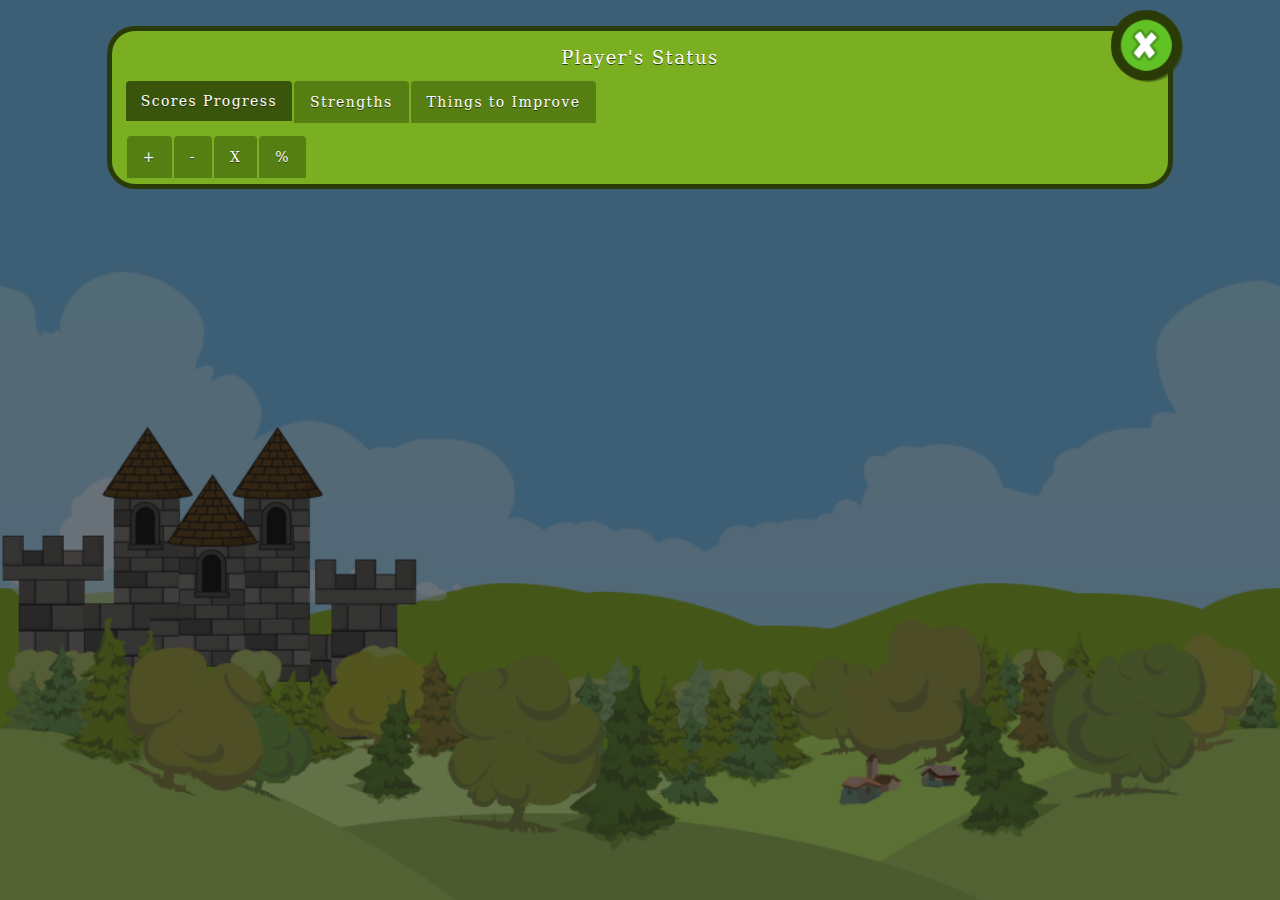
<file: analytics-page.html>
<!DOCTYPE html>
<html lang="en">
<head>
    <meta charset="utf-8">
    <meta http-equiv="X-UA-Compatible" content="IE=edge">
    <meta name="viewport" content="width=device-width,height=device-height, initial-scale=1">
    <meta name="description" content="">
    <meta name="author" content="">
	<title>Alamath - Arithmetic Game</title>

	<link rel="stylesheet" href="css/bootstrap.min.css">
	<link rel="stylesheet" href="css/bootstrap-theme.min.css">
	<link rel="stylesheet" href="css/style-custom.css">
	<link rel="stylesheet" href="css/analytics-page.css">
</head>
<body>
	<!-- AUDIO =================================================================================================================================================================================================== -->
	<audio controls autoplay loop  style="display:none;" ><source src="audio/1.mp3" type="audio/mp3"></audio>	
	<!-- END AUDIO =================================================================================================================================================================================================== -->

	<!--main cointainer START -->
	<div class="mainCointainer col-lg-10 col-md-10 col-sm-10 col-xs-10 col-lg-offset-1 col-md-offset-1 col-sm-offset-1 col-xs-offset-1">
		<img src="img/png/btn-x.png" alt="" class="btn_close btn-back-to-main-menu btn" />
			<center><h4 class="title">Player's Status</h4></center>
			<ul id="myTab1"  class="nav nav-tabs">
				<li class="active" >
					<a href="#progressTab" data-toggle="tab" id="btnProgressTab">
					Scores Progress
					</a>
				</li>
				<li>
					<a href="#strengthsTab" data-toggle="tab" id="btnStrengthsTab" >
					Strengths
					</a>
				</li>
				<li>
					<a href="#thingsToImproveTab" data-toggle="tab" id="btnThingsToImprove" >
					Things to Improve
					</a>
				</li>
			</ul>
			
			<div id="myTabContent1" class="tab-content">
			   <div class="tab-pane fade in active" id="progressTab">
				<div class="col-lg-12 col-md-12 col-sm-12 col-xs-12">
					<div style="width:100% margin:0 auto;overflow:visible" >
						<!-- 2nd tab menu START -->
						<ul id="myTab2"  class="nav nav-tabs">
							<li class="" >
								<a href="#progressTab" data-toggle="tab" class="btnProgressAddtion btnBarChart">
								+
								</a>
							</li>
							<li>
								<a href="#progressTab" data-toggle="tab" class="btnProgressSubstraction btnBarChart">
								-
								</a>
							</li>
							<li>
								<a href="#progressTab" data-toggle="tab" class="btnProgressMultiplication btnBarChart">
								X
								</a>
							</li>
							<li>
								<a href="#progressTab" data-toggle="tab" class="btnProgressDivision btnBarChart">
								%
								</a>
							</li>
							<!--
							<li>
								<a href="#progressTab" data-toggle="tab" class="btnProgressAll">
								All
								</a>
							</li>
							-->
						</ul>
						<!-- 2nd tab menu END -->
						
						<div id="myTabContent2" class="tab-content">
							<div class="tab-pane fade in active" id="progressTab">
								<div class="col-lg-12 col-md-12 col-sm-12 col-xs-12"  style="border:thin solid #2e450a;margin:.2em;overflow:auto;background:#39550c;">
									<p>Scores in <span class="txtSubject">Addition</span></p>
									<p class="txtBarError">asd</p>
									<canvas id="canvasBarChart" height="300" width="1000" style="margin-left:-10px;"></canvas>
								</div>
							</div>
							
						</div>
					
					</div>
				</div>
			   </div>
					   
			   <div class="tab-pane fade" id="strengthsTab">
					<div class="col-lg-12 col-md-12 col-sm-12 col-xs-12">
						
						<center>
						<div id="canvas-holder" style="margin:1em;background:#39550c;padding:.5em">
							<center><h4>Your Strengths</h4>
							<h2><span class="txtNoStrengths"></span></h2></center>
							<canvas id="chart-area-strengths" width="150" height="150"/>
						</div>
						<div class="col-lg-12 col-md-12 col-sm-12 col-xs-12">
							<!--addition START-->
							<div class="col-lg-3 col-md-3 col-sm-3 col-xs-3" style="background:#39550c;padding:.5em">
								
								<div class="col-lg-12 col-md-12 col-sm-12 col-xs-12" style="background:#F7464A;min-height:1em;border:thin solid #cc2c30">Addition</div>
								<div class="col-lg-12 col-md-12 col-sm-12 col-xs-12" style="border-top:thin solid #1a2305;"></div>
								<div class="col-lg-12 col-md-12 col-sm-12 col-xs-12">Points: <span class="txtLocalCorrectAnswerAddition"></span></div>
								
								
								
							</div><!--addition END-->
							
							<!--substraction START-->
							<div class="col-lg-3 col-md-3 col-sm-3 col-xs-3" style="background:#39550c;padding:.5em">
								
								<div class="col-lg-12 col-md-12 col-sm-12 col-xs-12" style="background:#2d7dec;min-height:1em;border:thin solid #49a5c0">Substraction</div>
								<div class="col-lg-12 col-md-12 col-sm-12 col-xs-12" style="border-top:thin solid #1a2305;"></div>
								<div class="col-lg-12 col-md-12 col-sm-12 col-xs-12">Points: <span class="txtLocalCorrectAnswerSubtraction"></span></div>
								
								
								
							</div><!--substraction END-->
							
							<!--multiplication START-->
							<div class="col-lg-3 col-md-3 col-sm-3 col-xs-3" style="background:#39550c;padding:.5em">
								
								<div class="col-lg-12 col-md-12 col-sm-12 col-xs-12" style="background:#358435;min-height:1em;border:thin solid #358435">Multiplication</div>
								<div class="col-lg-12 col-md-12 col-sm-12 col-xs-12" style="border-top:thin solid #1a2305;"></div>
								<div class="col-lg-12 col-md-12 col-sm-12 col-xs-12">Points: <span class="txtLocalCorrectAnswerMultiplication"></span></div>
								
								
								
							</div><!--multiplication END-->
							<!--Division START-->
							<div class="col-lg-3 col-md-3 col-sm-3 col-xs-3" style="background:#39550c;padding:.5em">
								
								<div class="col-lg-12 col-md-12 col-sm-12 col-xs-12" style="background:#e38c12;min-height:1em;border:thin solid #f6a531">Division</div>
								<div class="col-lg-12 col-md-12 col-sm-12 col-xs-12" style="border-top:thin solid #1a2305;"></div>
								<div class="col-lg-12 col-md-12 col-sm-12 col-xs-12">Points: <span class="txtLocalCorrectAnswerDivision"></span></div>
								
								
								
							</div><!--Division END-->
							
							
						</div>
						</center>
					</div>
				</div>
				
			   <div class="tab-pane fade" id="thingsToImproveTab">
					<div class="col-lg-12 col-md-12 col-sm-12 col-xs-12">
						
						<div id="canvas-holder" style="margin:1em;background:#39550c;padding:.5em">
							<center><h4>Things to Improve</h4>
							<h2><span class="txtNoThingsToImprove"></span></h2></center>
							<center><canvas id="chart-area-things-to-improve" width="150" height="150"/></center>
						</div>
						<div class="col-lg-12 col-md-12 col-sm-12 col-xs-12">
							<!--addition START-->
							<div class="col-lg-3 col-md-3 col-sm-3 col-xs-3" style="background:#39550c;padding:.5em">
								
								<div class="col-lg-12 col-md-12 col-sm-12 col-xs-12" style="background:#F7464A;min-height:1em;border:thin solid #cc2c30">Addition</div>
								<div class="col-lg-12 col-md-12 col-sm-12 col-xs-12" style="border-top:thin solid #1a2305;"></div>
								<div class="col-lg-12 col-md-12 col-sm-12 col-xs-12">Points: <span class="txtLocalWrongAnswerAddition"></span></div>
								
								
								
							</div><!--addition END-->
							
							<!--substraction START-->
							<div class="col-lg-3 col-md-3 col-sm-3 col-xs-3" style="background:#39550c;padding:.5em">
								
								<div class="col-lg-12 col-md-12 col-sm-12 col-xs-12" style="background:#2d7dec;min-height:1em;border:thin solid #49a5c0">Substraction</div>
								<div class="col-lg-12 col-md-12 col-sm-12 col-xs-12" style="border-top:thin solid #1a2305;"></div>
								<div class="col-lg-12 col-md-12 col-sm-12 col-xs-12">Points: <span class="txtLocalWrongAnswerSubtraction"></span></div>
								
								
								
							</div><!--substraction END-->
							
							<!--multiplication START-->
							<div class="col-lg-3 col-md-3 col-sm-3 col-xs-3" style="background:#39550c;padding:.5em">
								
								<div class="col-lg-12 col-md-12 col-sm-12 col-xs-12" style="background:#358435;min-height:1em;border:thin solid #358435">Multiplication</div>
								<div class="col-lg-12 col-md-12 col-sm-12 col-xs-12" style="border-top:thin solid #1a2305;"></div>
								<div class="col-lg-12 col-md-12 col-sm-12 col-xs-12">Points: <span class="txtLocalWrongAnswerMultiplication"></span></div>
								
								
								
							</div><!--multiplication END-->
							<!--Division START-->
							<div class="col-lg-3 col-md-3 col-sm-3 col-xs-3" style="background:#39550c;padding:.5em">
								
								<div class="col-lg-12 col-md-12 col-sm-12 col-xs-12" style="background:#e38c12;min-height:1em;border:thin solid #f6a531">Division</div>
								<div class="col-lg-12 col-md-12 col-sm-12 col-xs-12" style="border-top:thin solid #1a2305;"></div>
								<div class="col-lg-12 col-md-12 col-sm-12 col-xs-12">Points: <span class="txtLocalWrongAnswerDivision"></span></div>
								
								
								
							</div><!--Division END-->
							
							
						</div>
						
					</div>
				</div>
			</div>
	</div><!--main cointainer END -->



	<script src="js/jquery.min.js"></script>
	<script src="js/bootstrap.min.js"></script>
	<script src="js/jq-custom-animations.js"></script>
	<script src="js/jquery.transit.js"></script>
	<script src="js/Chart.js"></script>
	<script src="js/analytics.js"></script>

	</body>
	
	
	
</html>
</file>
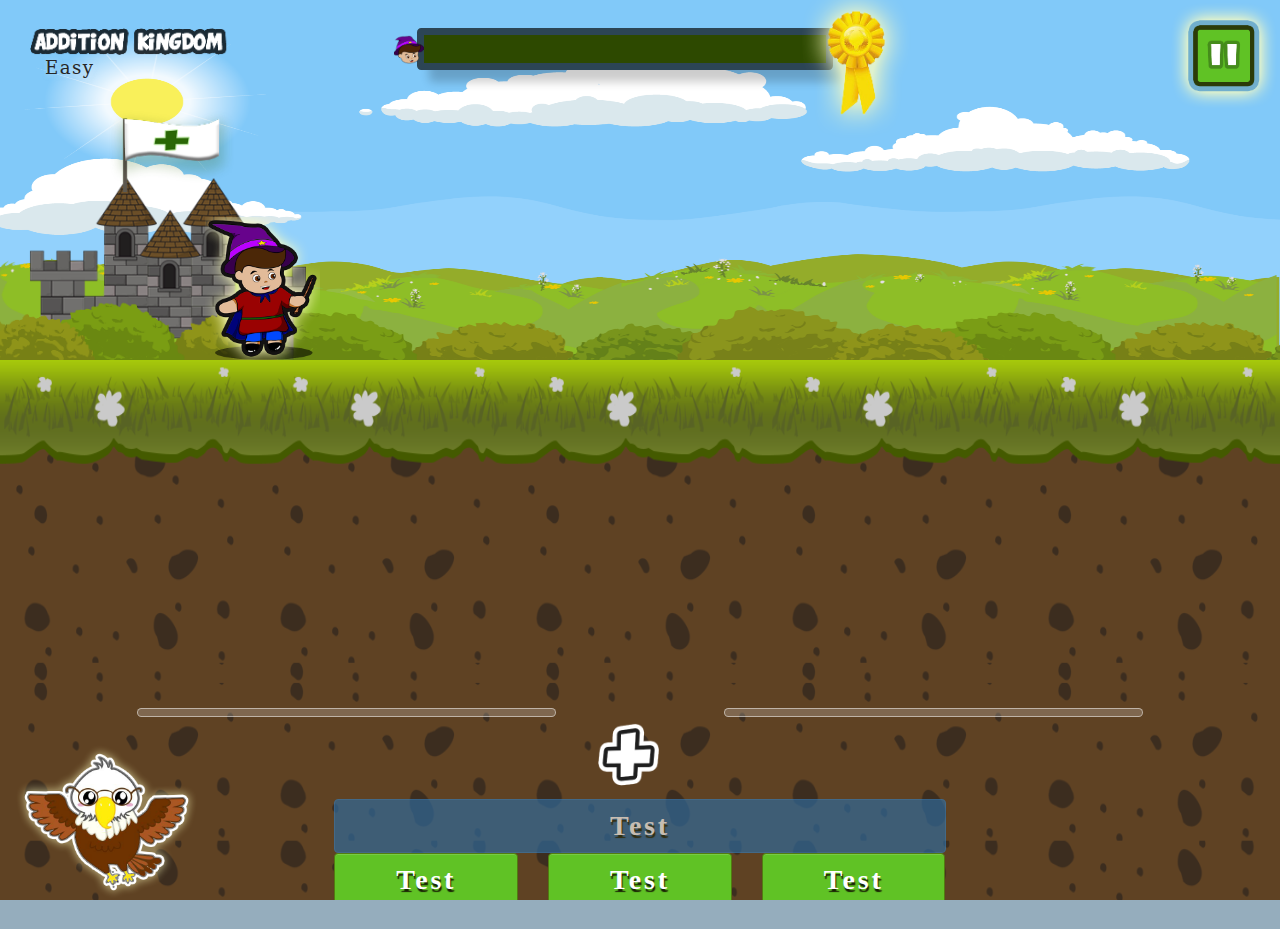
<file: main-game-page.html>
<!DOCTYPE html>
<html lang="en">

<head>

    <meta charset="utf-8">
    <meta http-equiv="X-UA-Compatible" content="IE=edge">
     <meta name="viewport" content="width=device-width,height=device-height, initial-scale=1">
    <meta name="description" content="">
    <meta name="author" content="">

    <title>Alamath - Arithmetic Game</title>

	<link rel="stylesheet" href="css/bootstrap.min.css">
	<link rel="stylesheet" href="css/bootstrap-theme.min.css">
	<link rel="stylesheet" href="css/style-custom.css">
	<link rel="stylesheet" href="css/animation-custom.css">
	<link rel="stylesheet" href="css/main-game.css">
	
</head>
	

<body class="" style="position:relative">
<!-- AUDIO =================================================================================================================================================================================================== -->
	<audio controls autoplay loop  style="display:none;" ><source src="audio/2.mp3" type="audio/mp3"></audio>	
<!-- END AUDIO =================================================================================================================================================================================================== -->
	
	<div class="leftWindow"></div>
	<div class="rightWindow"></div>
	
	
	
     <div id="wrapper" style="">
	 
	<!-- mentor IGAN the Eagle START -->
	<div style="position:absolute;background:none;bottom:0;left:0;z-index:99999;" class="col-lg-2 col-md-3 col-sm-3 col-xs-3 ">
		<img src="img/png/char-mentor.png" alt="" class="imgCharMentor img-thumbnail noBG col-lg-12" style="border:0;position:relative;bottom:0;"  />
		<div class="praisePlayerDiv">
			<div class="txtPraisePlayer">Good Job!</div>
			<img src="img/png/pointer-test.png" alt=""  style="position:absolute;bottom:-5px;left:-5px;width:15%" />
			
			<div class="imgCorrectWrongContainer">
				<img class="imgCorrectWrong img-thumbnail noBG borderless" src="img/png/correct.png" alt="" />
			</div>
		</div>
	</div><!-- mentor IGAN the Eagle END -->
	
		<div id="main-platform" style="">
			<img src="img/png/castle/castle-addition.png" class="selectedCastle img-thumbnail noBG borderless" width="25%" alt="" style="position:absolute;bottom:0;left:-1em;"/>
			
			<div class="col-lg-12 col-md-12 col-sm-12 col-xs-12">
				<div class="col-lg-4 col-md-4 col-sm-4 col-xs-4"  style="position:fixed:left:2em;top:2em;">
					
					<img src="img/png/castle/txt-addition.png" class="selectedCastleTxt img-thumbnail noBG borderless col-lg-8 col-md-8 col-sm-10 col-xs-10" alt="" />
					<span class="selectedLevelTxt col-xs-12">Easy</span>
				</div>
				
				<div style="" class="progressBarDivContainer row col-lg-4 col-md-4 col-sm-4 col-xs-4">
					<div style="" class="progressBarDiv" > 
						<div class="playerHead"><img src="img/png/player-head-m.png"  alt=""class="playerHeadContainer" /></div>
					</div>
					<div class="progressBarMedalContainer">
						<div><img src="img/png/progress-medal.png"  alt="" class="progressBarMedal" height=".5%" /></div>
					</div>
				</div>

				
				<div class="col-lg-4 col-md-4 col-sm-4 col-xs-4 btnAnimate" style="position:absolute:top:10px;right:10px;">
					<img  src="img/png/btn-pause.png" class="btn-pause img-thumbnail noBG borderless col-lg-6 col-md-6 col-sm-6 col-xs-10" alt="" style="position:fixed;top:0;right:0;width:8em;z-index:999999" />
				</div>
			</div>
			
			<div id="main-char"></div>
			<div id="enemyRespawn"></div>
		</div>
        
		
		<div id="main-question" >
			<div class="mainQuestionContainer col-lg-10 col-md-12 col-sm-12 col-xs-12 col-lg-offset-1 col-md-offset-0 col-sm-offset-0 col-xs-offset-0" >
				<div class="col-lg-12 col-md-12 col-sm-12 col-xs-12" >
					<div class="imageOnLeft col-lg-5 col-md-5 col-sm-5 col-xs-5" ></div>
					<div class="col-lg-2 col-md-2 col-sm-2 col-xs-2">
						<img  src="img/png/operators/operation-plus.png" class="operatorToUse paddingThin img-thumbnail noBG borderless col-lg-8 col-md-8 col-sm-8 col-xs-8 col-lg-offset-1 col-md-offset-1 col-sm-offset-2 col-xs-offset-2" alt="" />	
					</div>
					<div class="imageOnRight col-lg-5 col-md-5 col-sm-5 col-xs-5"></div>
				
					<div class=" col-lg-8 col-md-8 col-sm-8 col-xs-8 col-lg-offset-2 col-md-offset-2 col-sm-offset-2 col-xs-offset-2 ">
						<div class="col-lg-12 col-md-12 col-sm-12 col-xs-12">
							<input  id="question" type="button" value="Test" class="btn btn-primary  col-lg-12 col-md-12 col-sm-12 col-xs-12" disabled/>
						</div>
						<div class="col-lg-4 col-md-4 col-sm-4 col-xs-4">
							<input id="choice1" type="button" value="Test" class="btn-choice btn btn-default col-lg-12 col-md-12 col-sm-12 col-xs-12" />
						</div>
						<div class="col-lg-4 col-md-4 col-sm-4 col-xs-4">
							<input id="choice2" type="button" value="Test" class="btn-choice btn btn-default col-lg-12 col-md-12 col-sm-12 col-xs-12" />
						</div>
						<div class="col-lg-4 col-md-4 col-sm-4 col-xs-4">
							<input id="choice3" type="button" value="Test" class="btn-choice btn btn-default col-lg-12 col-md-12 col-sm-12 col-xs-12" />
						</div>
						<input type="text" name="" id="correct" style="display:none" />
					</div>
				</div>
			</div>
		</div>
    </div><!-- /#wrapper -->
   
	
	<!-- ======= gameOverAllModal START ====== -->
	<div id="gameOverAllModal" class="modal fade specialModalContainer" style="z-index:999999" data-backdrop="static">
		<div class="modal-dialog" >
			<div class="modal-content" >
				<div class="modal-header">
					<center><h1 class="modal-title endModalTitle">Game Over</h1></center>
				</div>
				<div class="modal-body">
					<center>
						<h3><span class="txtPointsRank"></span></h3>
						<h3> <span class="txtLocalUsername"></span></h3>
						<h3>Your Score: <span class="txtCorrectAnswerPoints"></span></h3>
						<h3>You gained <span class="txtNoOfStars"></span>!</h3>
						
						<div class="scoreStarContainer row col-lg-6 col-md-6 col-sm-6 col-xs-6 col-lg-offset-3 col-md-offset-3 col-sm-offset-3 col-xs-offset-3">	
						</div>
					<center>
				</div>
				<div class="modal-footer">
					<a href="main-game-page.html"><button type="button" class="btn btn-default col-lg-12 col-md-12 col-sm-12 col-xs-12">Play Again</button></a>
					<a href="index.html"><button type="button" class="btn btn-default col-lg-12 col-md-12 col-sm-12 col-xs-12">Main Menu</button></a>
				</div>
			</div>
		</div>	
		</div>
		</div>
	</div><!-- ======= gameOverAllModal END ====== -->
	
	
	
	<!-- ======= pauseModal START ====== -->
	<div id="pauseModal" class="modal fade specialModalContainer" style="z-index:999999;" data-backdrop="static">
	
		<div class="modal-dialog" style="margin-top:10" >
			<div class="modal-content" >
				<div class="modal-header">
					<center><h1 class="modal-title endModalTitle">Game Paused</h1></center>
					</div>
				<div class="modal-body">
					<button type="button" class="btn-resume btn btn-default col-lg-12 col-md-12 col-sm-12 col-xs-12">Resume</button>
					<a href="main-game-page.html"><button type="button" class="btn btn-default col-lg-12 col-md-12 col-sm-12 col-xs-12">Play Again</button></a>
					<a href="index.html"><button type="button" class="btn btn-default col-lg-12 col-md-12 col-sm-12 col-xs-12">Main Menu</button></a>
				
					
				</div>
				<div class="modal-footer">
					</div>
			</div>
		</div>
	</div><!-- ======= /pauseModal END ====== -->
	
	<script src="js/jquery.min.js"></script>
	<script src="js/bootstrap.min.js"></script>
	<script src="js/quizzes/quizArray-addition.js"></script>
	<script src="js/quizzes/quizArray-subtraction.js"></script>
	<script src="js/quizzes/quizArray-multiplication.js"></script>
	<script src="js/quizzes/quizArray-division.js"></script>
	<script src="js/jq-custom.js"></script>
	<script src="js/jq-custom-animations.js"></script>
	<script src="js/jquery.transit.js"></script>
	<script src="js/velocity.js"></script>
	<script src="js/velocity.ui.min.js"></script>
	<script src="js/main-game.js"></script>

</body>

</html>
</file>
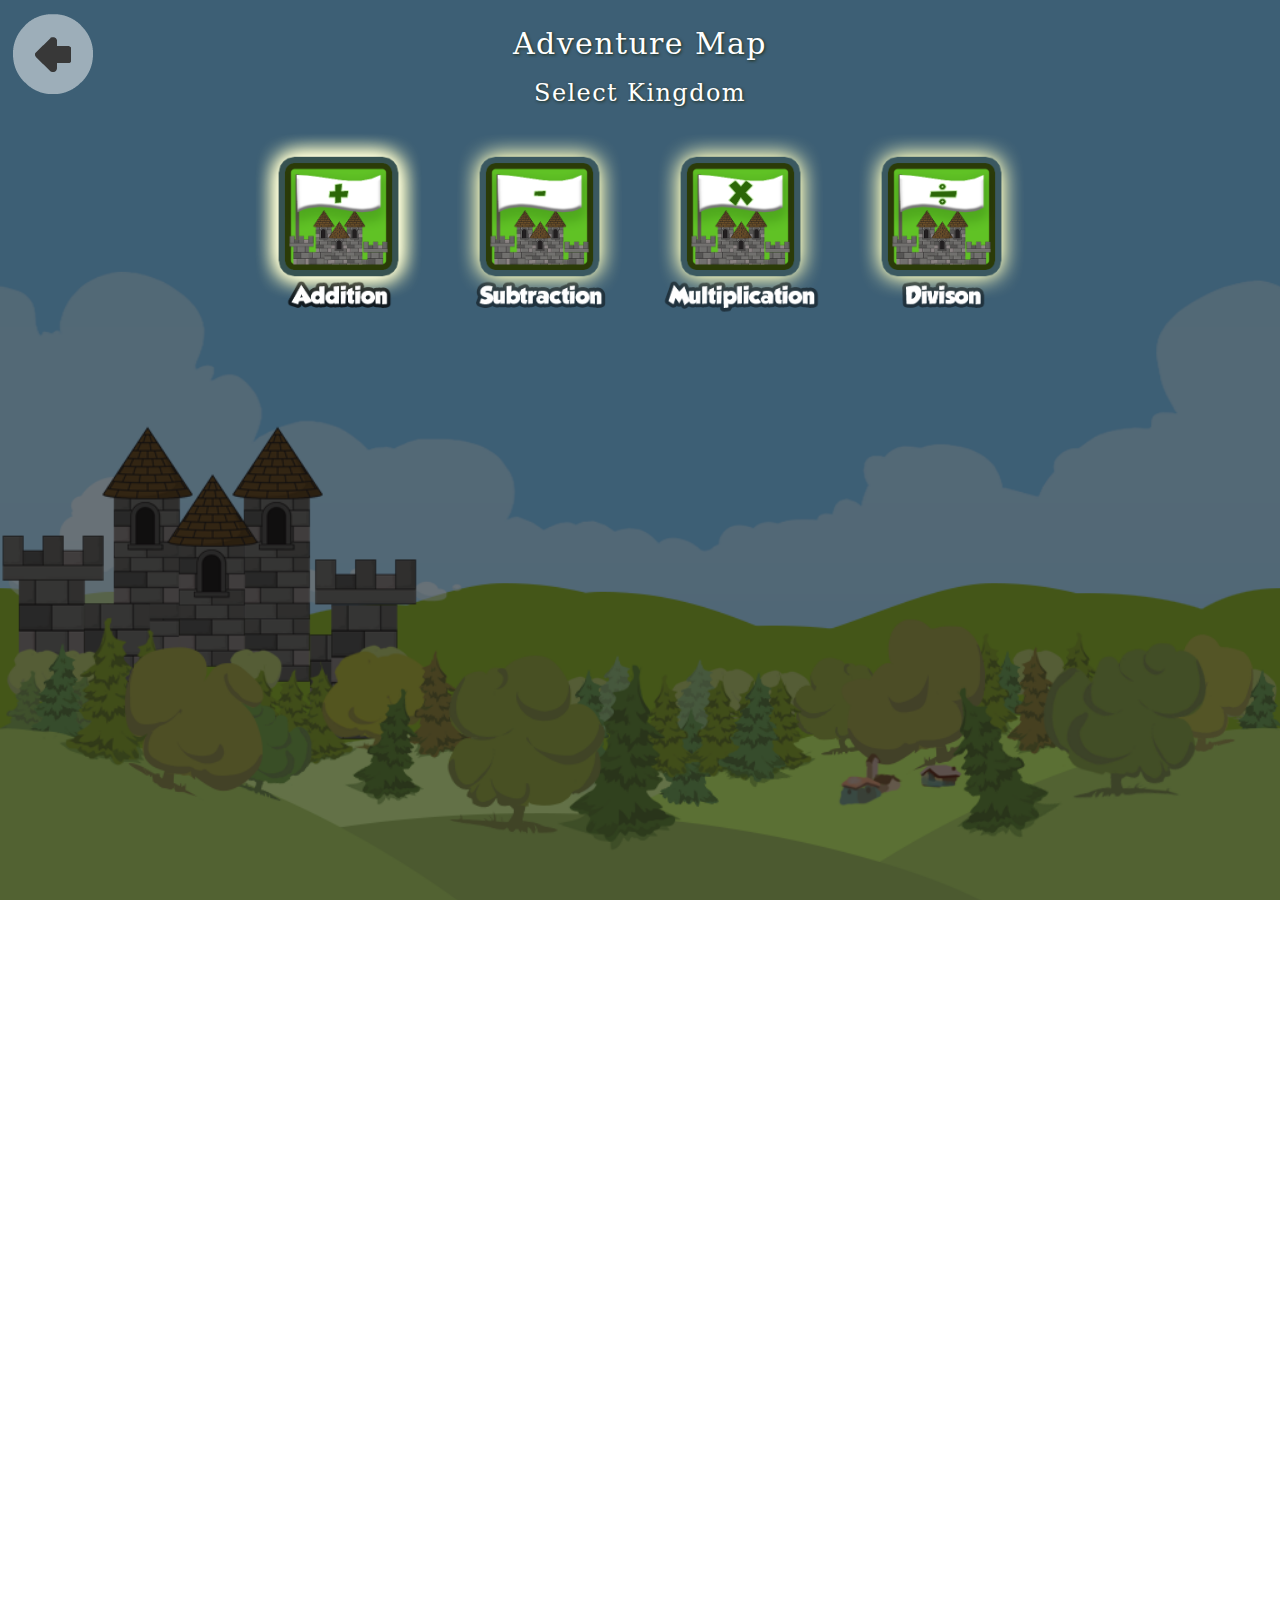
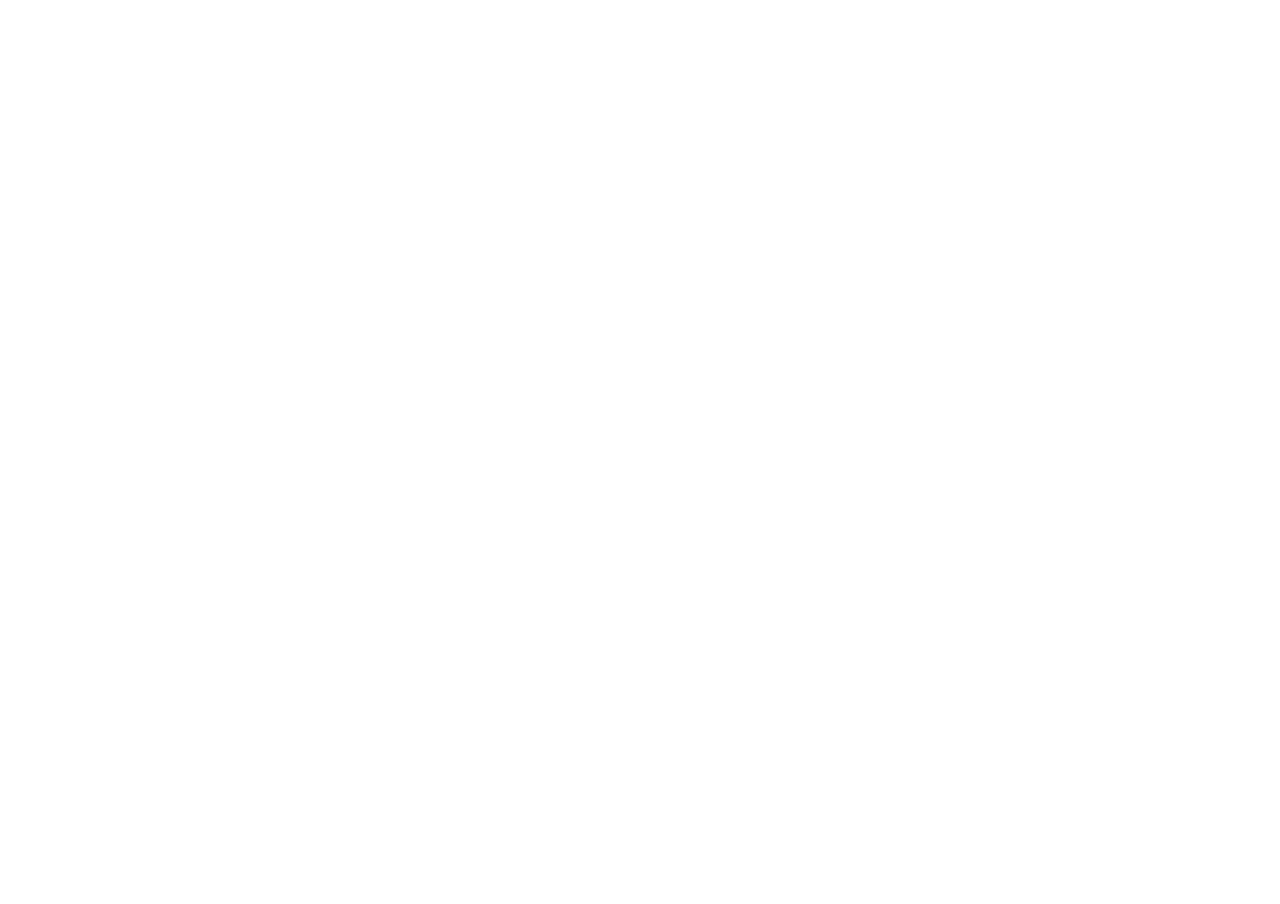
<file: main-map.html>
<!DOCTYPE html>
<html lang="en">

<head>

    <meta charset="utf-8">
    <meta http-equiv="X-UA-Compatible" content="IE=edge">
     <meta name="viewport" content="width=device-width,height=device-height, initial-scale=1">
    <meta name="description" content="">
    <meta name="author" content="">

    <title>Alamath - Arithmetic Game</title>

	<link rel="stylesheet" href="css/bootstrap.min.css">
	<link rel="stylesheet" href="css/bootstrap-theme.min.css">
	<link rel="stylesheet" href="css/style-custom.css">
	<link rel="stylesheet" href="css/main-map.css">

	
</head>

<body>
	<!-- AUDIO =================================================================================================================================================================================================== 	-->
		<audio controls autoplay loop  style="display:none;" ><source src="audio/1.mp3" type="audio/mp3"></audio>	
	<!-- END AUDIO =================================================================================================================================================================================================== -->
		
	<div class="darkBg"></div>
	<div id="wrapper" >
		<img src="img/png/btn-to-left.png" alt="" style="position:absolute;top:0;left:0;z-index:999999" class="btn btn-back-to-main-menu" />
		<div class="col-lg-12 col-md-12 col-sm-12 col-xs-12">
			<div class="col-lg-8 col-md-8 col-sm-8 col-xs-8 col-lg-offset-2 col-md-offset-2 col-sm-offset-2 col-xs-offset-2">
				<center style="color:#fff">
				<h2>Adventure Map</h2>
				<h3>Select Kingdom</h3>
				</center>
				<div class="col-lg-3 col-md-3 col-sm-3 col-xs-3 btnAnimate noPadding">
					<img src="img/png/level-addition.png" alt="" id="levelAddition" class="levelSelect img-thumbnail noBG borderless " />
				</div>
				<div class="col-lg-3 col-md-3 col-sm-3 col-xs-3 btnAnimate noPadding">
					<img src="img/png/level-subtraction.png" alt="" id="levelSubtraction" class="levelSelect img-thumbnail noBG borderless " />
				</div>
				<div class="col-lg-3 col-md-3 col-sm-3 col-xs-3 btnAnimate noPadding">
					<img src="img/png/level-multiplication.png" alt="" id="levelMultiplication" class="levelSelect img-thumbnail noBG borderless " />
				</div>
				<div class="col-lg-3 col-md-3 col-sm-3 col-xs-3 btnAnimate noPadding">
					<img src="img/png/level-division.png" alt="" id="levelDivision" class="levelSelect img-thumbnail noBG borderless " />
				</div>
			</div>
		</div>
    </div><!-- /#wrapper -->
	
   
	<div class="instructionsWrapper col-lg-12 col-md-12 col-sm-12 col-xs-12" style="">
			
		<!--instruction ADDITION START-->
		<div class="col-lg-12 col-md-12 col-sm-12 col-xs-12 instructionContainer instructionAddition">
		<!--<img src="img/png/btn-x.png" alt="" class="btn_close" style="z-index:999999999"/>-->
		
			<p><b>Addition Kingdom: </b> Lets protect the Addition Kingdom by solving addition problems.</p>
			<!--
			<div class="col-lg-8 col-md-8 col-sm-8 col-xs-8 col-lg-offset-2 col-md-offset-2 col-sm-offset-2 col-xs-offset-2">
				<img src="img/png/instructions/instruction-addition.png" alt="" class="img-thumbnail noBG borderless col-lg-12 col-md-12 col-sm-12 col-xs-12"/>
			</div>-->
			
			<div class="col-lg-8 col-md-8 col-sm-8 col-xs-8">
				<img src="img/png/instructions/instruction-addition.png" alt="" class="img-thumbnail noBG borderless col-lg-12 col-md-12 col-sm-12 col-xs-12"/>
			</div>
			
			<div class="col-lg-4 col-md-4 col-sm-4 col-xs-4">
				<h4>Instruction:</h4>
				<p>Find the sum and Complete the number sentence</p>
			
				<button id="0" class="startGame btn btn-default col-lg-12 col-md-12 col-sm-12 col-xs-12" style="float:right">
					Start Game
				</button>
			</div>
			
		</div><!--instruction ADDITION END-->
		
		<!--instruction subtraction START-->
		<div class="col-lg-12 col-md-12 col-sm-12 col-xs-12 instructionContainer instructionSubtraction">
		<!--<img src="img/png/btn-x.png" alt="" class="btn_close" style="z-index:999999999"/>-->
			
			<p><b>Subtraction Kingdom: </b>Lets protect the Subtraction Kingdom by solving subtraction problems.</p>
			
			<div class="col-lg-8 col-md-8 col-sm-8 col-xs-8">
				<img src="img/png/instructions/instruction-subtraction.png" alt="" class="img-thumbnail noBG borderless col-lg-12 col-md-12 col-sm-12 col-xs-12"/>
			</div>
			
			<div class="col-lg-4 col-md-4 col-sm-4 col-xs-4">
				<h4>Instruction:</h4>
				<p>Find the difference and Complete the number sentence</p>
			
				<button id="1" class="startGame btn btn-default col-lg-12 col-md-12 col-sm-12 col-xs-12" style="float:right">
					Start Game
				</button>
			</div>
			
		</div><!--instruction subtraction END-->
		
		
		<!--instruction multiplication START-->
		<div class="col-lg-12 col-md-12 col-sm-12 col-xs-12 instructionContainer instructionMultiplication">
		<!--<img src="img/png/btn-x.png" alt="" class="btn_close" style="z-index:999999999"/>-->
			
			<p><b>Multiplication Kingdom: </b>Lets protect the Multiplication Kingdom by solving Multiplication problems.</p>
			
			<div class="col-lg-8 col-md-8 col-sm-8 col-xs-8">
				<img src="img/png/instructions/instruction-multiplication.png" alt="" class="img-thumbnail noBG borderless col-lg-12 col-md-12 col-sm-12 col-xs-12"/>
			</div>
			
			<div class="col-lg-4 col-md-4 col-sm-4 col-xs-4">
				<h4>Instruction:</h4>
				<p>Find the product and Complete the number sentence</p>
			
				<button  id="2" class="startGame btn btn-default col-lg-12 col-md-12 col-sm-12 col-xs-12" style="float:right">
					Start Game
				</button>
			</div>
			
		</div><!--instruction multiplication END-->
		
		<!--instruction Division START-->
		<div class="col-lg-12 col-md-12 col-sm-12 col-xs-12 instructionContainer instructionDivision">
		<!--<img src="img/png/btn-x.png" alt="" class="btn_close" style="z-index:999999999"/>-->
			
			<p><b>Division Kingdom: </b>Lets protect the Division Kingdom by solving Division problems.</p>
			
			<div class="col-lg-8 col-md-8 col-sm-8 col-xs-8">
				<img src="img/png/instructions/instruction-division.png" alt="" class="img-thumbnail noBG borderless col-lg-12 col-md-12 col-sm-12 col-xs-12"/>
			</div>
			
			<div class="col-lg-4 col-md-4 col-sm-4 col-xs-4">
				<h4>Instruction:</h4>
				<p>Find the Quotient and Complete the number sentence</p>
			
				<button  id="3" class="startGame btn btn-default col-lg-12 col-md-12 col-sm-12 col-xs-12" style="float:right">
					Start Game
				</button>
			</div>
			
		</div><!--instruction multiplication END-->
	</div>
	
	<script src="js/jquery.min.js"></script>
	<script src="js/bootstrap.min.js"></script>
	<script src="js/jq-custom-animations.js"></script>
	<script src="js/jquery.transit.js"></script>
	<script src="js/main-map.js"></script>

</body>

</html>
</file>
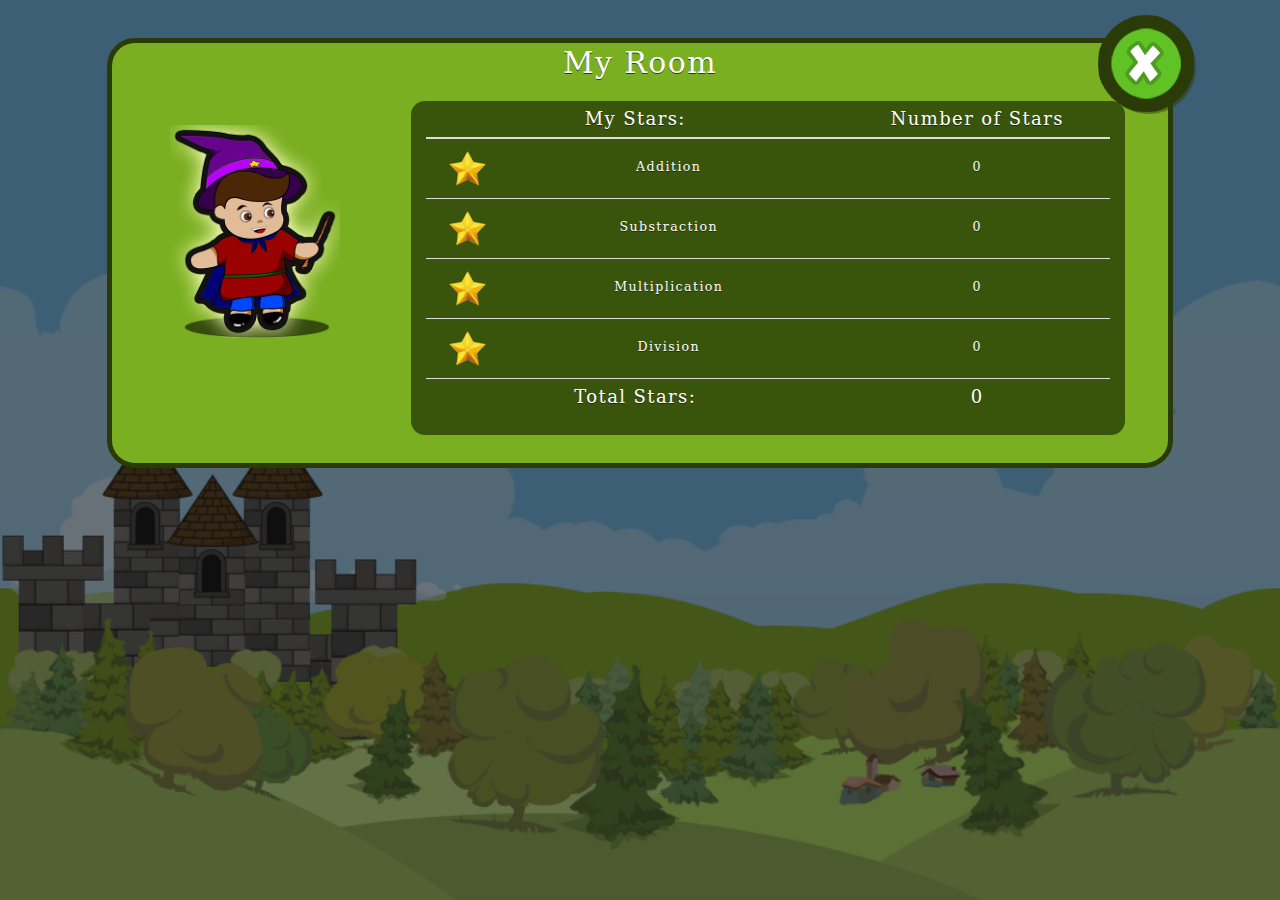
<file: my-room-page.html>
<!DOCTYPE html>
<html lang="en">

<head>

    <meta charset="utf-8">
    <meta http-equiv="X-UA-Compatible" content="IE=edge">
    <meta name="viewport" content="width=device-width,height=device-height, initial-scale=1">
    <meta name="description" content="">
    <meta name="author" content="">
	<title>Alamath - Arithmetic Game</title>

	<link rel="stylesheet" href="css/bootstrap.min.css">
	<link rel="stylesheet" href="css/bootstrap-theme.min.css">
	<link rel="stylesheet" href="css/style-custom.css">
	<link rel="stylesheet" href="css/my-room.css">
	</head>
	<body>
	<!-- AUDIO =================================================================================================================================================================================================== 	-->
		<audio controls autoplay loop  style="display:none;" ><source src="audio/1.mp3" type="audio/mp3"></audio>
	<!-- END AUDIO =================================================================================================================================================================================================== -->
		
	<!--main cointainer START -->
	<div class="mainCointainer col-lg-10 col-md-10 col-sm-10 col-xs-10 col-lg-offset-1 col-md-offset-1 col-sm-offset-1 col-xs-offset-1">
		<img src="img/png/btn-x.png" alt="" class="btn_close btn-back-to-main-menu" />
		<center><h2 class="title">My Room</h2></center>
		<div class="col-lg-3 col-md-3 col-sm-3 col-xs-3" style="background:none;padding:2em">
			<div  style="background:#557f12;text-align:center;" class="boderRadius">
			<img src="img/png/main-char-male.png" alt="" class="img-thumbnail noBg borderless col-lg-12 mainCharImg "/>
			<h2><span class="txtLocalUsername"></span></h2>
			</div>
		</div>
			
		<div class="col-lg-9 col-md-9 col-sm-9 col-xs-9 " style="padding:2em;">
			<div class="table-responsive col-lg-12 col-md-12 col-sm-12 col-xs-12 boderRadius"  style="background:#39550c;">
						<table class="table" >
							<thead>
								<tr>
									<th><h4>My Stars:</h4></th>
									<th><h4>Number of Stars</h4></th>
								   
								</tr>
							</thead>
							<tbody>
								<tr >
									<td><h3 class="inlineBlock">Addition</h3><img src="img/png/score-star.png" alt="" class="img-thumbnail noBg borderless col-lg-2 col-md-2 col-sm-4 col-xs-4"/> </td>
									<td><h3><span class="txtLocalStarsAddition">0</span></h3></td>
									
								</tr>
								<tr>
									<td><h3 class="inlineBlock">Substraction</h3><img src="img/png/score-star.png" alt="" class="img-thumbnail noBg borderless col-lg-2 col-md-2 col-sm-4 col-xs-4"/> </td>
									<td><h3><span class="txtLocalStarsSubtraction">0</span></h3></td>
									
								</tr>
								<tr>
									 <td><h3 class="inlineBlock">Multiplication</h3><img src="img/png/score-star.png" alt="" class="img-thumbnail noBg borderless col-lg-2 col-md-2 col-sm-4 col-xs-4"/> </td>
									<td><h3><span class="txtLocalStarsMultiplication">0</span></h3></td>
									
								</tr>
								<tr>
									 <td><h3 class="inlineBlock">Division</h3><img src="img/png/score-star.png" alt="" class="img-thumbnail noBg borderless col-lg-2 col-md-2 col-sm-4 col-xs-4"/> </td>
									<td><h3><span class="txtLocalStarsDivision">0</span></h3></td>
								   
								</tr>
								<tr>
									 <td><h4>Total Stars:</h4></td>
									<td><h4><span class="txtlocalTotalStars">0</span></h4></td>
								   
								</tr>
							   
							</tbody>
						</table>
					</div>	
		</div>
	</div><!--main cointainer END -->


	
	<script src="js/jquery.min.js"></script>
	<script src="js/bootstrap.min.js"></script>
	<script src="js/jq-custom-animations.js"></script>
	<script src="js/jq-custom.js"></script>
	<script src="js/jquery.transit.js"></script>
	<script src="js/Chart.js"></script>
	<script src="js/my-room.js"></script>
	</body>
</html>
</file>
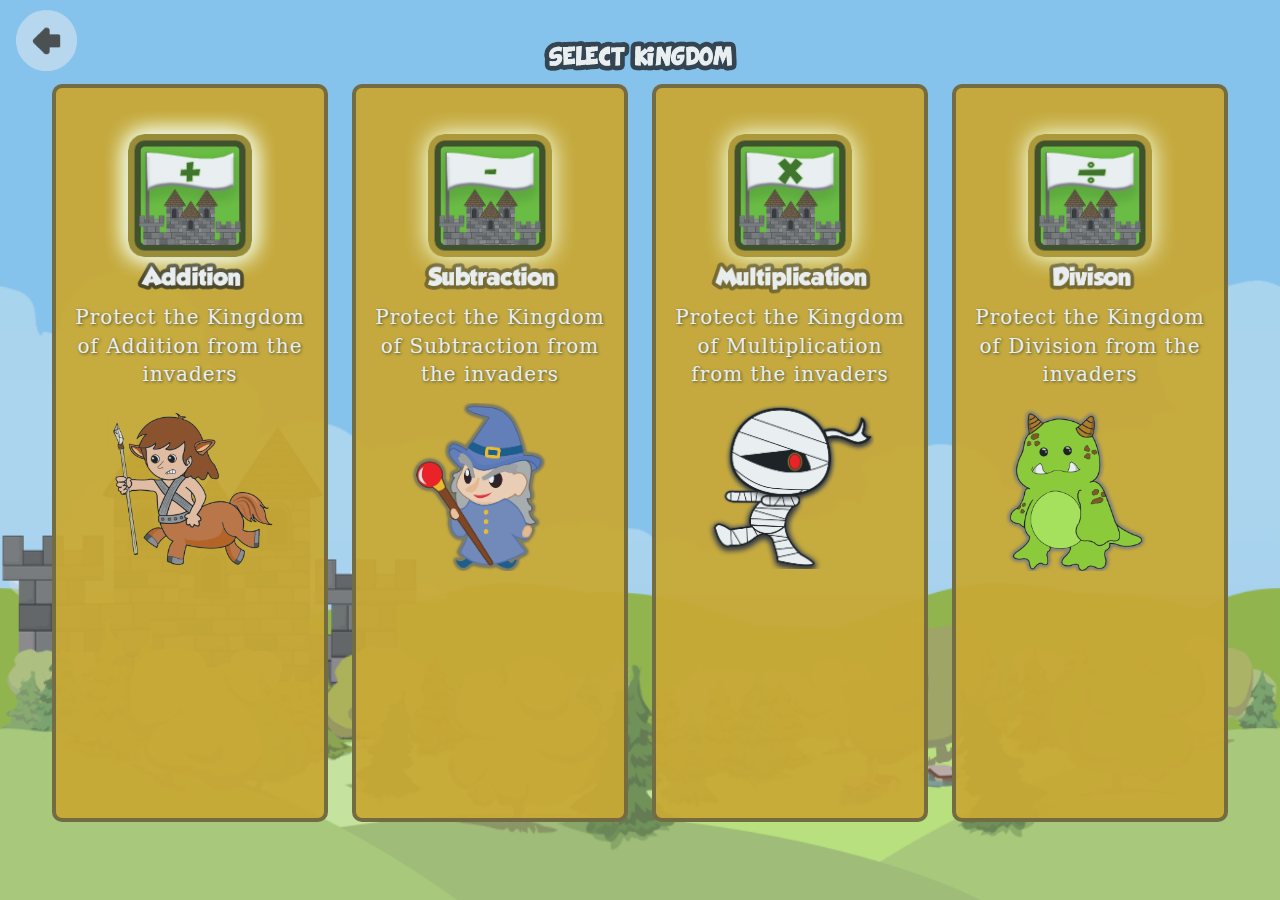
<file: select-op.html>
<!DOCTYPE html>
<html lang="en">

<head>

    <meta charset="utf-8">
    <meta http-equiv="X-UA-Compatible" content="IE=edge">
    <meta name="viewport" content="width=device-width,height=device-height, initial-scale=1">
    <meta name="description" content="">
    <meta name="author" content="">

    <title>Alamath - Arithmetic Game</title>

	<link rel="stylesheet" href="css/bootstrap.min.css">
	<link rel="stylesheet" href="css/bootstrap-theme.min.css">
	<link rel="stylesheet" href="css/style-custom.css">
	<link rel="stylesheet" href="css/select-op.css">
	

</head>

<body class="txtAlignCenter">
<!-- AUDIO =================================================================================================================================================================================================== -->
<audio controls autoplay loop  style="display:none;" ><source src="audio/1.mp3" type="audio/mp3"></audio>	
<!-- END AUDIO =================================================================================================================================================================================================== -->
	<div class="opContainer">
		<img src="img/png/btn-to-left.png" alt="" style="" class="btn btn-back img-responsive btn-back-to-main-menu " />
		<div class="col-lg-12 col-md-12 col-sm-12 col-xs-12">
			<img src="img/png/levels/select-kingdom.png" alt="" class="img-thumbnail noBG borderless col-lg-2 col-md-2 col-sm-2 col-xs-2 col-lg-offset-5 col-md-offset-5 col-sm-offset-5 col-xs-offset-5" />
		</div>
		
		<div class="col-lg-3 col-md-3 col-sm-3 col-xs-3 op op1 level-item" id="Addition" >
			<img src="img/png/level-addition.png" alt="" class="img-thumbnail col-xs-12" />
			<p>Protect the Kingdom of Addition from the invaders</p>
			<img src="img/png/enemy-images/0.png" alt="" class="img-thumbnail  col-xs-12 col-md-10 col-md-offset-1"/>
		</div>
		<div class="col-lg-3 col-md-3 col-sm-3 col-xs-3 op op2 level-item" id="Subtraction">
			<img src="img/png/level-subtraction.png" alt=""  class="img-thumbnail col-xs-12"/>
			<p>Protect the Kingdom of Subtraction from the invaders</p>
			<img src="img/png/enemy-images/1.png" alt="" class="img-thumbnail  col-xs-12 col-md-10 col-md-offset-1"/>
		</div>
		<div class="col-lg-3 col-md-3 col-sm-3 col-xs-3 op op3 level-item" id="Multiplication">
			<img src="img/png/level-multiplication.png" alt="" class="img-thumbnail col-xs-12"/>
			<p>Protect the Kingdom of Multiplication from the invaders</p>
			<img src="img/png/enemy-images/2.png" alt="" class="img-thumbnail col-xs-12 col-md-10 col-md-offset-1"/>
		</div>
		<div class="col-lg-3 col-md-3 col-sm-3 col-xs-3 op level-item" id="Division">
			<img src="img/png/level-division.png" alt="" class="img-thumbnail col-xs-12"/>
			<p>Protect the Kingdom of Division from the invaders</p>
			<img src="img/png/enemy-images/3.png" alt="" class="img-thumbnail col-xs-12 col-md-10 col-md-offset-1"/>
		</div>
	</div>
	
	<div class="levelsContainer" >
		<img src="img/png/btn-to-left.png" alt="" style="" class="btn btn-back img-responsive btnBackToOperators" />
	
		<div class="col-lg-12 col-md-12 col-sm-12 col-xs-12">
			<img src="img/png/levels/ADDITION.png" alt="" class="selectedOpTxt img-thumbnail noBG borderless col-lg-2 col-md-2 col-sm-2 col-xs-2 col-lg-offset-5 col-md-offset-5 col-sm-offset-5 col-xs-offset-5" />
		</div>
		<span>(Select Difficulty)</span><br />
		<div class="levels level0" id="0">
			<img src="img/png/levels/EASY.png" alt="" class="img-thumbnail noBG borderless" />
			<p>Play with small range of numbers</p>
		</div>
		<div class="levels level1" id="1">
			<img src="img/png/levels/AVERAGE.png" alt="" class="img-thumbnail noBG borderless" />
			<p>Play with medium range of numbers</p>
		</div>
		<div class="levels level2" id="2">
			<img src="img/png/levels/DIFFICULT.png" alt="" class="img-thumbnail noBG borderless" />
			<p>Play with large range of numbers</p>
		</div>
		
		<div class="col-lg-12 col-md-12 col-sm-12 col-xs-12 instructionContainer"  >
			<div class="col-lg-4 col-md-4 col-sm-4 col-xs-4" style="text-align:left;padding:.5em;">
				Instruction: <br />
				<p style="">Find the <span class="instructionTxt">sum</span> and complete the number sentence.</p>
				
			</div>
			<img src="img/png/instructions/instruction-addition.png" alt="" class="img-thumbnail noBG borderless col-lg-8 col-md-8 col-sm-8 col-xs-8 instructionImg"/>
			
		</div>
		
	</div>
	<script src="js/jquery.min.js"></script>
	<script src="js/bootstrap.min.js"></script>
	<script src="js/quizArray.js"></script>
	<script src="js/jq-custom.js"></script>
	<script src="js/jq-custom-animations.js"></script>
	<script src="js/jquery.transit.js"></script>
	
	<script type="text/javascript" src="js/velocity.js"></script>
	<script type="text/javascript" src="js/velocity.ui.min.js"></script>
	<script type="text/javascript" src="js/select-op.js"></script>
	
	
</body>

</html>
</file>
<file: css/analytics-page.css>
html {
    background: none;
}
body {
    opacity: 0;
}
.mainCointainer {
    margin-top: 2%;
    border: #2b3b08 solid 5px;
    background: #7aaf21;
    color: #fff;
    text-shadow: 0px 1px 0px rgba(26, 35, 5, .8);
    padding: .5em 0em;
}
body {
    background: url("../img/png/Cloud-Background-darkbg.png") no-repeat center fixed;
    -webkit-background-size: cover;
    -moz-background-size: cover;
    -o-background-size: cover;
    background-size: cover;
}
.nav,
tab-content {} .mainCointainer a {
    color: #fff;
}
.nav-tabs > li.active > a,
.nav-tabs > li.active > a:hover,
.nav-tabs > li.active > a:focus {
    background: #39550c;
    color: #fff;
    border: 0;
}
a:focus {
    outline: thin dotted;
    outline-offset: -2px;
}
a:hover {
    color: #353732;
}
#myTab1 {
    margin: 1em;
}
#progressTab {} .nav-tabs a {
    background: #557f12;
}
.nav {
    border: 0;
}
#myTabContent1 {
    background: red;
}
.btn_close {
    position: absolute;
    right: -2em;
    top: -2em;
    z-index: 999999;
    width: 7em;
}
</file>
<file: css/main-game.css>
body {
    opacity: 1;
}
* {
    margin: 0px;
    padding: 0px;
}
html,
body,
#wrapper {
    position: relative;
    width: 100%;
    height: 100%;
}
html,
body {
    background-position: fixed;
    overflow: hidden;
}
#main-char {
    width: 15%;
    height: 100%;
    background: red;
    position: absolute;
    bottom: 0;
    left: 10%;
    background: url("../img/png/main-char-male.png");
    background-size: 60%;
    background-position: right bottom;
    background-repeat: no-repeat;
    z-index: 10000;
}
#main-platform {
    background: #dedede;
    height: 60%;
    width: 100%;
    position: relative;
    background: url("../img/png/mountain-bg.png");
    background-size: 100% 100%;
    background-position: fixed;
    background-repeat: no-repeat;
    z-index: 9000;
    overflow: hidden;
    height: 40%;
    display: block;
}
#main-question {
    background: #999999;
    height: 60%;
    width: 100%;
    position: relative;
    background: url("../img/png/platform.png");
    background-repeat: no-repeat;
    background-size: 40% 100%;
    background-repeat: repeat-x;
    height: 60%;
    z-index: 9000;
}
.enemy-box {} .enemy-sample {
    width: 5em;
    width: 15%;
    height: 100%;
    background: blue;
    position: absolute;
    bottom: 0;
    right: -5%;
    background: url("../img/png/enemy-images/0.png");
    background: none;
    background-size: 75%;
    background-repeat: no-repeat;
    background-position: left bottom;
    z-index: 10000;
}
#question,
.btn-choice {
    font-size: 2em;
}
.enemy-size {
    background-size: 75%;
    background-repeat: no-repeat;
    background-position: left bottom;
}
.enemy-lightning {
    background-color: rgba(196, 231, 255, .5);
    background: none;
    position: absolute;
    bottom: 0;
    background: url("../img/png/score-star.png");
    background-position: bottom;
    background-repeat: no-repeat;
    background-size: 50%;
    background-color: none;
    z-index: 99999;
}
.progressBarDivContainer {
    border: solid .5em #2c4555;
    border-radius: 5px 5px 5px 5px;
    border-radius: .3em .3em .3em .3em;
    box-shadow: 12px 12px 10px rgba(0, 0, 0, 0.2);
    background-color: #2d4900;
    overflow: visible;
    padding: 0;
    margin-top: 2em;
    height: 3em;
}
.progressBarDiv {
    position: relative;
    right: 0;
    width: 0;
    height: 100%;
    background-color: #60c225;
    overflow: visible;
}
.playerHead {}.playerHeadContainer {
    position: absolute;
    width: 2.1em;
    height: 2.1em;
    overflow: visible;
    right: 0;
}
.progressBarMedal {
    position: absolute;
    width: 5;
    height: 600%;
    overflow: visible;
    right: -6.5em;
    top: -4em;
}
.progressBarMedalContainer {
    width: 20px;
    height: 100%;
    position: absolute;
    right: 0;
    top: 0;
    overflow: visible;
}
.specialModalContainer {
    background: rgba(0, 0, 0, 0.5);
}
.modal-dialog {
    border: #2b3b08 solid 5px;
    background: #7aaf21;
    color: #fff;
    text-shadow: 0px 3px 1px rgba(26, 35, 5, .8);
    text-stroke: 3px solid #ffffff;
}
.modal-header {
    border: 0;
    background: #7aaf21;
}
.modal-body {
    background: #7aaf21;
}
.modal-footer {
    background: #7aaf21;
    border: 0;
}
.mainQuestionContainer .btn {
    font-size: 2em;
    font-weight: bold;
    text-shadow: 1px 3px 1px rgba(26, 35, 5, 1);
    font-family: Calibri;
}
.mainQuestionContainer {
    bottom: -10em;
    position: absolute;
}
.btn-default:focus {
    background: #60C225;
}
.praisePlayerDiv {
    position: absolute;
    text-align: center;
    min-width: 12em;
    min-height: 2em;
    background: none;
    background: rgba(242, 249, 41, 1);
    background: #c1b939;
    top: 0;
    right: -10em;
    color: #fff;
    text-shadow: 1px 3px 1px rgba(26, 35, 5, 1);
    border-radius: 2px 2px 2px 2xp;
    padding-right: 1em;
    padding-left: 1em;
    opacity: 0;
    border-radius: .5em;
}
.paddingThin {
    padding: .5em
}
.imgEnemyInside {
    width: 75%;
    position: absolute;
    bottom: 0;
}
.imgCorrectWrongContainer {
    position: absolute;
    bottom: -3.5em;
    background: none;
    width: 5em;
    height: 3em;
    text-align: center;
}
.imageOnRight,
.imageOnLeft {
    background: rgba(255, 255, 255, .2);
    border: thin solid rgba(255, 255, 255, .5);
    border-radius: .5em;
    padding-top: .5em;
    margin-bottom: .5em;
}
.imageOnRight img,
.imageOnLeft img {
    margin-bottom: 1em;
}
.imageOnRight img:hover,
.imageOnLeft img:hover {
    background: rgba(0, 0, 0, .65);
}
.attack {
    -webkit-animation: myfirst .5s;
    animation: myfirst .5s;
}
@keyframes myfirst {
    0% {
        bottom: 0;
    }
    50% {
        bottom: 25px;
    }
    100% {
        bottom: 0;
    }
}
@-webkit-keyframes myfirst {
    0% {
        bottom: 0;
    }
    50% {
        bottom: 25px;
    }
    100% {
        bottom: 0;
    }
}
.forwardEnemyCss {
    -webkit-animation: forwardE 60s;
    animation: forwardE 60s;
}
.pauseAnimate {
    -webkit-animation-play-state: paused;
    /* Chrome, Safari, Opera */
    
    animation-play-state: paused;
}
.resumeAnimate {
    -webkit-animation-play-state: running;
    /* Chrome, Safari, Opera */
    
    animation-play-state: running;
}
@keyframes forwardE {
    0% {
        opacity: 0;
        left: 90%;
    }
    5% {
        opacity: 1;
    }
    100% {
        left: 0;
    }
}
@-webkit-keyframes forwardE {
    0% {
        opacity: 0;
        left: 90%;
    }
    5% {
        opacity: 1;
    }
    100% {
        left: 0;
    }
}
.selectedLevelTxt {
    font-size: 1.3em;
    color: #252525;
    text-shadow: 1px 1px 5px rgba(250, 250, 250, .5);
}
.charMentorContainer,
.praisePlayerDiv {
    opacity: 1;
    display: none;
}
</file>
<file: css/main-map.css>
body {
    opacity: 0;
}
html {
    posiiton: relative;
    background: url("../img/png/Cloud-Background-darkbg.png") no-repeat center fixed;
    -webkit-background-size: cover;
    -moz-background-size: cover;
    -o-background-size: cover;
    background-size: cover;
    overflow: hidden;
    position: fixed;
    overflow: hidden;
}
.cloudToLeft {
    position: relative;
    position: fixed;
    left: 20%;
}
.cloud {
    z-index: 99999;
}
.cloudToRight {
    position: relative;
    position: fixed;
    left: 40%;
}
.cloud-1 {
    top: 10%;
}
.cloud-2 {
    top: 30%;
}
.cloud-3 {
    top: 40%;
}
#wrapper {
    margin-top: .5em;
    position: relative;
}
.show {
    display: visible;
}
body {
    position: fixed;
    overflow: hidden;
    background: none;
    -webkit-background-size: cover;
    -moz-background-size: cover;
    -o-background-size: cover;
    background-size: cover;
}
.instructionsWrapper {
    background: rgba(0, 0, 0, .5);
    position: absolute;
    bottom: 0;
    height: 50%;
    padding: 2em;
    color: #fff;
    font-size: 1em;
    bottom: -50%;
}
.instructionContainer {
    position: relative;
    overflow: auto;
    height: 100%;
}
.levelSelected {
    background: rgba(0, 0, 0, .5);
}
</file>
<file: css/my-room.css>
html {
    background: none;
}
body {
    opacity: 0;
}
.mainCointainer {
    margin-top: 3%;
    border: #2b3b08 solid 5px;
    background: #7aaf21;
    color: #fff;
    text-shadow: 0px 1px 0px rgba(26, 35, 5, .8);
}
body {
    background: url("../img/png/Cloud-Background-darkbg.png") no-repeat center fixed;
    -webkit-background-size: cover;
    -moz-background-size: cover;
    -o-background-size: cover;
    background-size: cover;
}
.nav,
tab-content {} .mainCointainer a {
    color: #fff;
}
.nav-tabs > li.active > a,
.nav-tabs > li.active > a:hover,
.nav-tabs > li.active > a:focus {
    background: #39550c;
    color: #fff;
    border: 0;
}
a:focus {
    outline: thin dotted;
    outline-offset: -2px;
}
a:hover {
    color: #353732;
}
#myTab1 {
    margin: 1em;
}
#progressTab {} .nav-tabs a {
    background: #557f12;
}
.nav {
    border: 0;
}
#myTabContent1 {
    background: red;
}
.borderless {
    border: 0;
}
.noBg {
    background: none;
}
.inlineBlock {
    display: inline-block;
}
th,
td {
    text-align: center;
}
h3 {
    font-size: .9em;
}
h1,
h2,
h3,
h4 {
    line-height: 0;
}
</file>
<file: css/select-op.css>
body {
    opacity: 0;
}
html {
    position: relative;
    height: 100%;
    width: 100%;
    overflow: hidden;
    position: fixed;
}
body {
    background: url("../img/png/Cloud-Background.png") no-repeat center center fixed;
    -webkit-background-size: cover;
    -moz-background-size: cover;
    -o-background-size: cover;
    background-size: cover;
    overflow: hidden;
    font-size: 1em;
}
.opContainer,
.levelsContainer {
    position: relative;
    height: 100%;
    width: 100%;
    padding: 2em;
    font-size: 2em;
    color: #fff;
    text-shadow: 1px 1px 3px rgba(26, 35, 5, 0.8);
}
.levelsContainer {
    display: none;
}
.op {
    vertical-align: top;
    min-height: 90%;
    max-height: 90%;
    overflow: auto;
    width: 23%;
    margin: 1%;
    border-radius: .5em;
    display: inline-block;
    background: rgba(237, 204, 54, .95);
    border: .2em solid #9b730e;
    background: rgba(214, 168, 18, .95);
    border: .2em solid #6b5a21;
}
.op1 {} .op2 {} .op3 {} .levels {
    min-height: 40%;
    background: rgba(0, 0, 0, .5);
    width: 30%;
    margin: 1%;
    border-radius: .5em;
    border: .2em solid #fff;
    display: inline-block;
    padding: .5em;
    vertical-align: top;
}
.levels:hover {
    cursor: pointer;
}
.txtAlignCenter {
    text-align: center;
}
.img-thumbnail {
    background: none;
    border: 0;
}
.selected {
    background: rgba(237, 204, 54, .95);
    border: .2em solid #9b730e;
}
.level-item:hover {
    cursor: pointer;
}
.btn-back {
    position: absolute;
    top: .2em;
    left: .2em;
    z-index: 999999;
    width: 6.2em;
}
.level0 {
    border: solid .2em #176497;
    background: #0b8be1;
    background: rgba(11, 139, 225, .9);
}
.level1 {
    border: solid .2em #07793a;
    background: #1aaf5d;
    background: rgba(84, 214, 84, .9);
}
.level2 {
    border: solid .2em #992c1d;
    background: #c33825;
    background: rgba(195, 56, 37, .9);
}
.instructionContainer {
    background: rgba(0, 0, 0, .8);
    border-radius: .5em;
    padding: .5em;
    overflow: auto;
    max-height: 45%;
    background: rgba(0, 0, 0, .83);
}
p {
    font-size: .6em;
}
@media(min-width:1200px) {
    p {
        font-size: 1em;
    }
    .levels {
        padding: 1.5em;
    }
    .imgCustom {
        width: 15px;
        height: 15px;
    }
}
</file>
<file: css/style-custom.css>
/* Global styles START*/

.audiojs,
audio {
    display: none;
}
.btnAnimate img:hover,
.btnAnimate img:active {
    /* padding:0.8em; */
}
.op img:hover {
    /* padding:0; */
}
.modal-dialog {
    margin-top: 15px;
}
html {
    background-color: #2b5b7b;
    background-color: rgba(43, 91, 123, .5);
}
.boderRadius {
    border-radius: 1em;
}
.modal-header {
    padding: 0 2em;
    margin: 0;
}
.modal-body {
    padding: 0 .5em;
    margin: 0;
}
.modal-content {
    background: #7AAF21;
}
.btn_close {
    position: absolute;
    right: -2em;
    top: -2em;
    z-index: 999999;
    width: 7em;
}
.modal-dialog,
.modal-content,
.mainCointainer {
    border-radius: 2em;
}
.modal-header {
    border-radius: 1em 1em 0 0;
    padding: 0;
}
.modal-footer {
    border-radius: 0 0 1em 1em;
}
.btn-default:focus {
    background: red;
}
.img-thumbnail:hover {
    cursor: pointer;
}
.btn:focus,
.btn:active:focus,
.btn.active:focus {
    outline: 0;
    outline-offset: 0px;
    background: #60c225;
}
html,
body {
    position: relative;
    width: 100%;
    height: 100%;
}
body,
.btn {
    font-family: cursive, "serif", "BAUHAUS 93";
    text-shadow: 1px 1px 3px rgba(26, 35, 5, .8);
    letter-spacing: .1em;
}
#wrapper {
    background: none;
    margin-top: 0%;
}
/* Global styles END*/
/* for index.html page START */

#main-menu-wrapper {
    margin-top: 0%;
    background: none;
}
/* for index.html page END */
/* for select-game-type.html page START */
/* for select-game-type.html page END */
/* for adventure-map.html page START */
/* for adventure-map.html page END */
/* for main-game.html page START */
/* for main-game.html page END */
/* for options.html page START */
/* for options.html page END */
/*-------------------------------------------------@media Queries START -------------------------------------------------*/
/*for small phones START */

@media (max-width: 767px) {
    #main-menu-wrapper {}
}
/*for small phones END */
/*for Tablets START */

@media (min-width: 767px) and (max-width: 1280px) {
    #wrapper {}
}
/*for Tablets END*/
/*-------------------------------------------------@media Queries END -------------------------------------------------*/
/*-------------------------------------------------transitions START -------------------------------------------------*/

.leftWindow,
.rightWindow {
    position: fixed;
    width: 50%;
    height: 100%;
    z-index: 99999;
}
.leftWindow {
    left: 0;
    top: 0;
    background: black;
    background: rgba(0, 0, 0, 0.5);
}
.rightWindow {
    right: 0;
    top: 0;
    background: black;
    background: rgba(0, 0, 0, 0.5);
}
.blackBg {
    position: fixed;
    width: 100%;
    height: 100%;
    background: rgba(0, 0, 0, 0.5);
    z-index: 99999;
}
/*-------------------------------------------------transitions END -------------------------------------------------*/
/*------------------------------------------------- special START -------------------------------------------------*/

.textCenter {
    text-align: center;
}
.borderless {
    border: 0;
}
.noPadding {
    padding: 0;
}
.noBG {
    background: none;
    padding: 0;
}
.marginBottom {
    margin: 10px 0px;
}
.img-thumbnail {
    box-shadow: 0px 0px 0px rgba(0, 0, 0, 0.075);
}
/*-------------------------------------------------special END -------------------------------------------------*/

.modal-dialog {
    border: #2b3b08 solid 5px;
    background: #7aaf21;
    color: #fff;
}
.modal-header {
    border: 0;
    background: #7aaf21;
}
.modal-body {
    background: #7aaf21;
}
.modal-footer {
    background: #7aaf21;
    border: 0;
}
.btn-default {
    background: #60c225;
    color: #fff;
    border: #527b11 solid thin;
    margin-bottom: .3em;
}
.btn-default:hover,
.btn-default:focus {
    background: #60c225;
    color: #fff;
    border: #49a90f solid thin;
}
#main-menu-wrapper {
    margin-top: 5%;
}
.splashImages {
    margin-top: 50%;
}
@media (min-width: 768px) and (max-width: 799px) {
    .splashImages {
        margin-top: 50%;
    }
}
@media (min-width: 800px) and (max-width: 979px) {
    .splashImages {
        margin-top: 50%;
    }
}
@media (width: 980px) {
    .splashImages {
        margin-top: 50%;
    }
}
</file>
<file: css/animation-custom.css>
.animated {
    position: absolute;
}
.enemyForwardClass {
    -webkit-animation-name: enemeyForwardAnimate;
    -moz-animation-name: enemeyForwardAnimate;
    -ms-animation-name: enemeyForwardAnimate;
    -o-animation-name: enemeyForwardAnimate;
    animation-name: enemeyForwardAnimate;
    -webkit-animation-duration: 15s;
    -moz-animation-duration: 15s;
    -ms-animation-duration: 15s;
    -o-animation-duration: 15s;
    animation-duration: 15s;
}
@-moz-keyframes enemeyForwardAnimate {
    0%, 5% {
        opacity: 0;
        right: 0%;
    }
    100% {
        opacity: 1;
        right: 100%;
    }
}
@-webkit-keyframes enemeyForwardAnimate {
    0%, 5% {
        opacity: 0;
        right: 0%;
    }
    100% {
        opacity: 1;
        right: 100%;
    }
}
</file>
